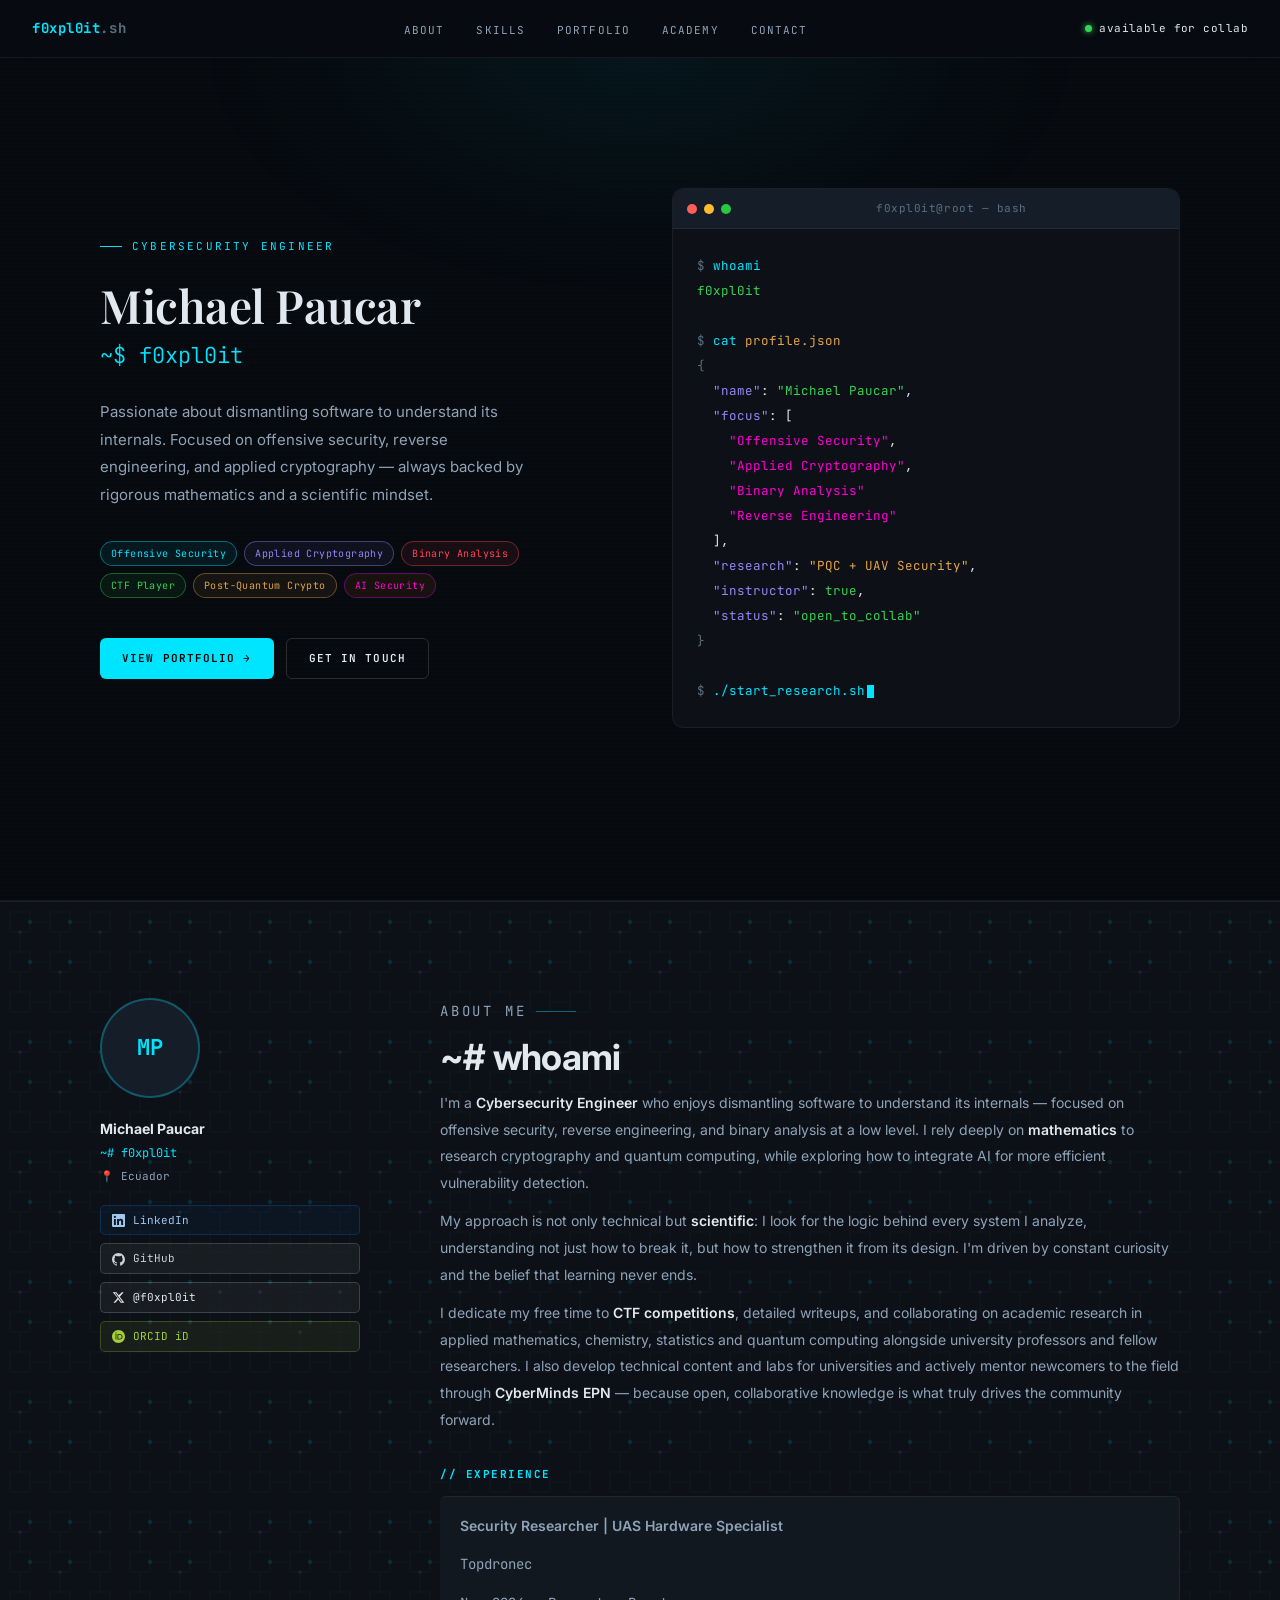
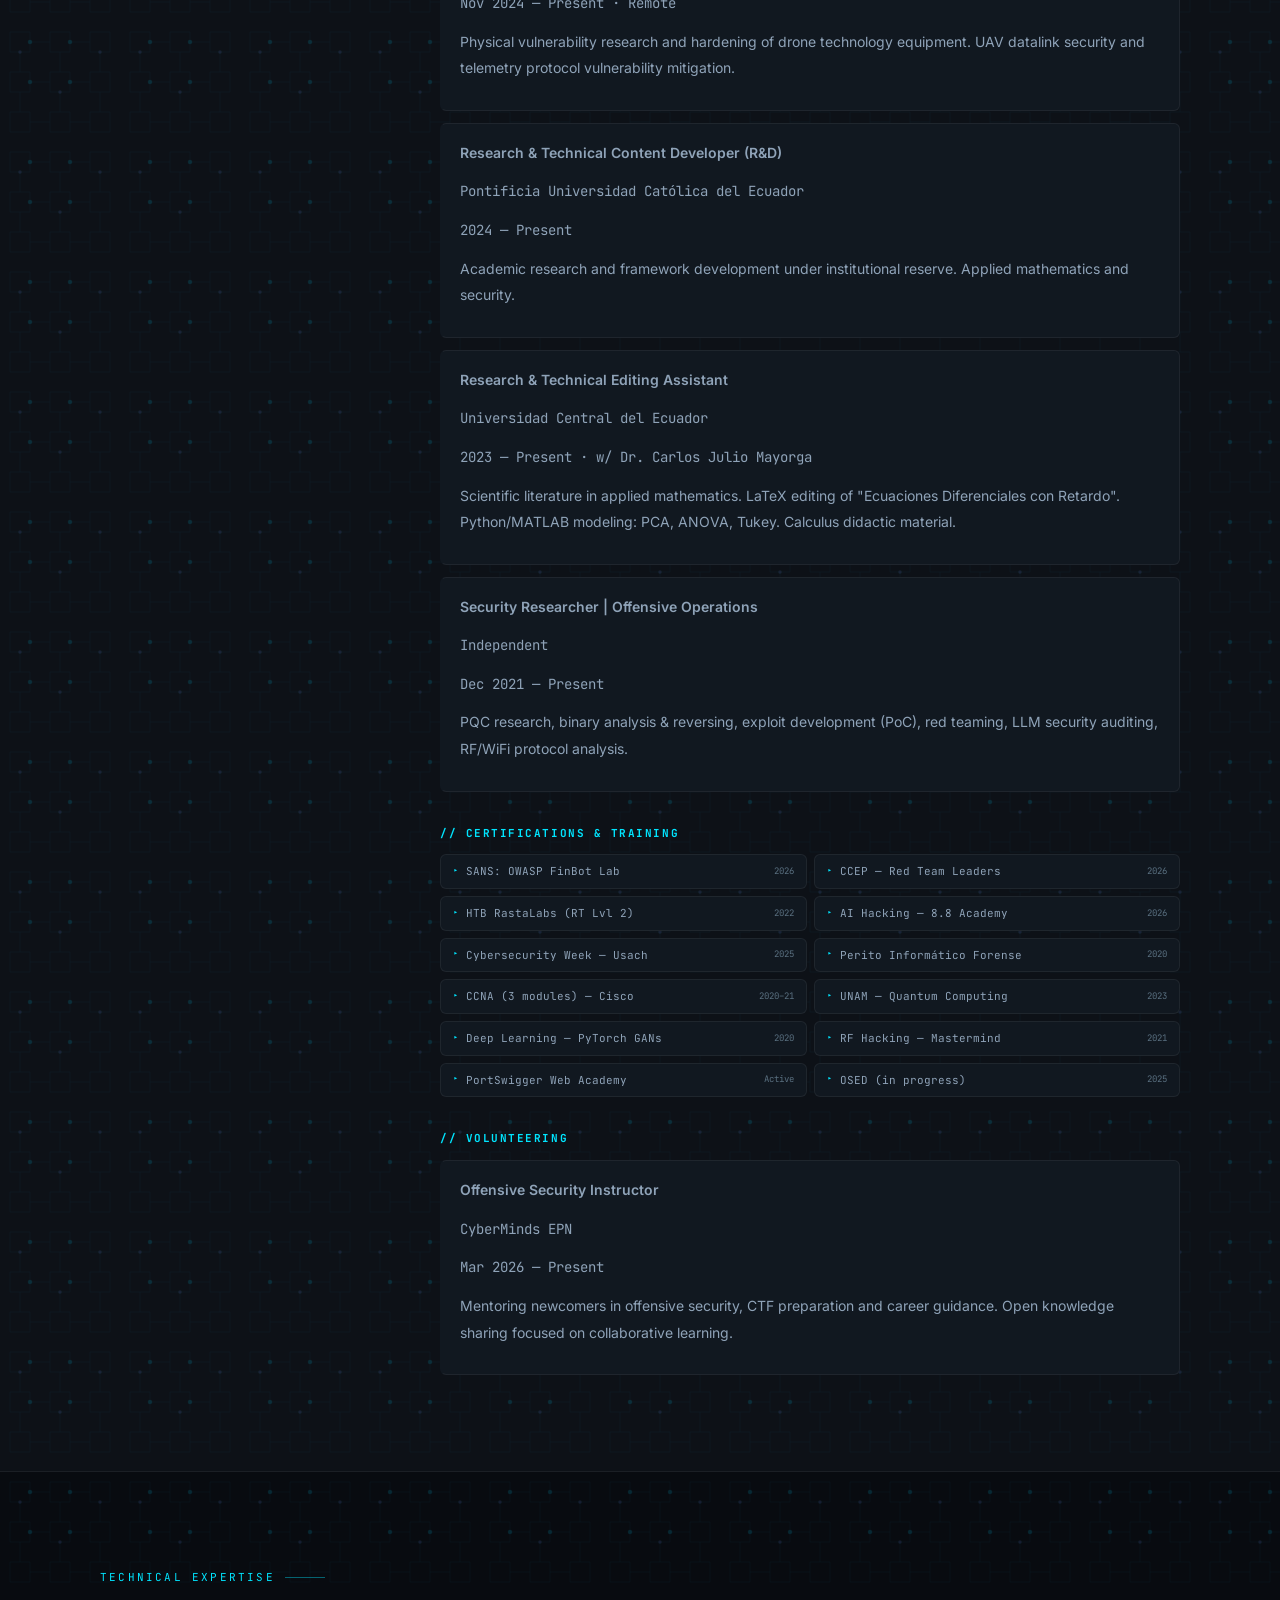
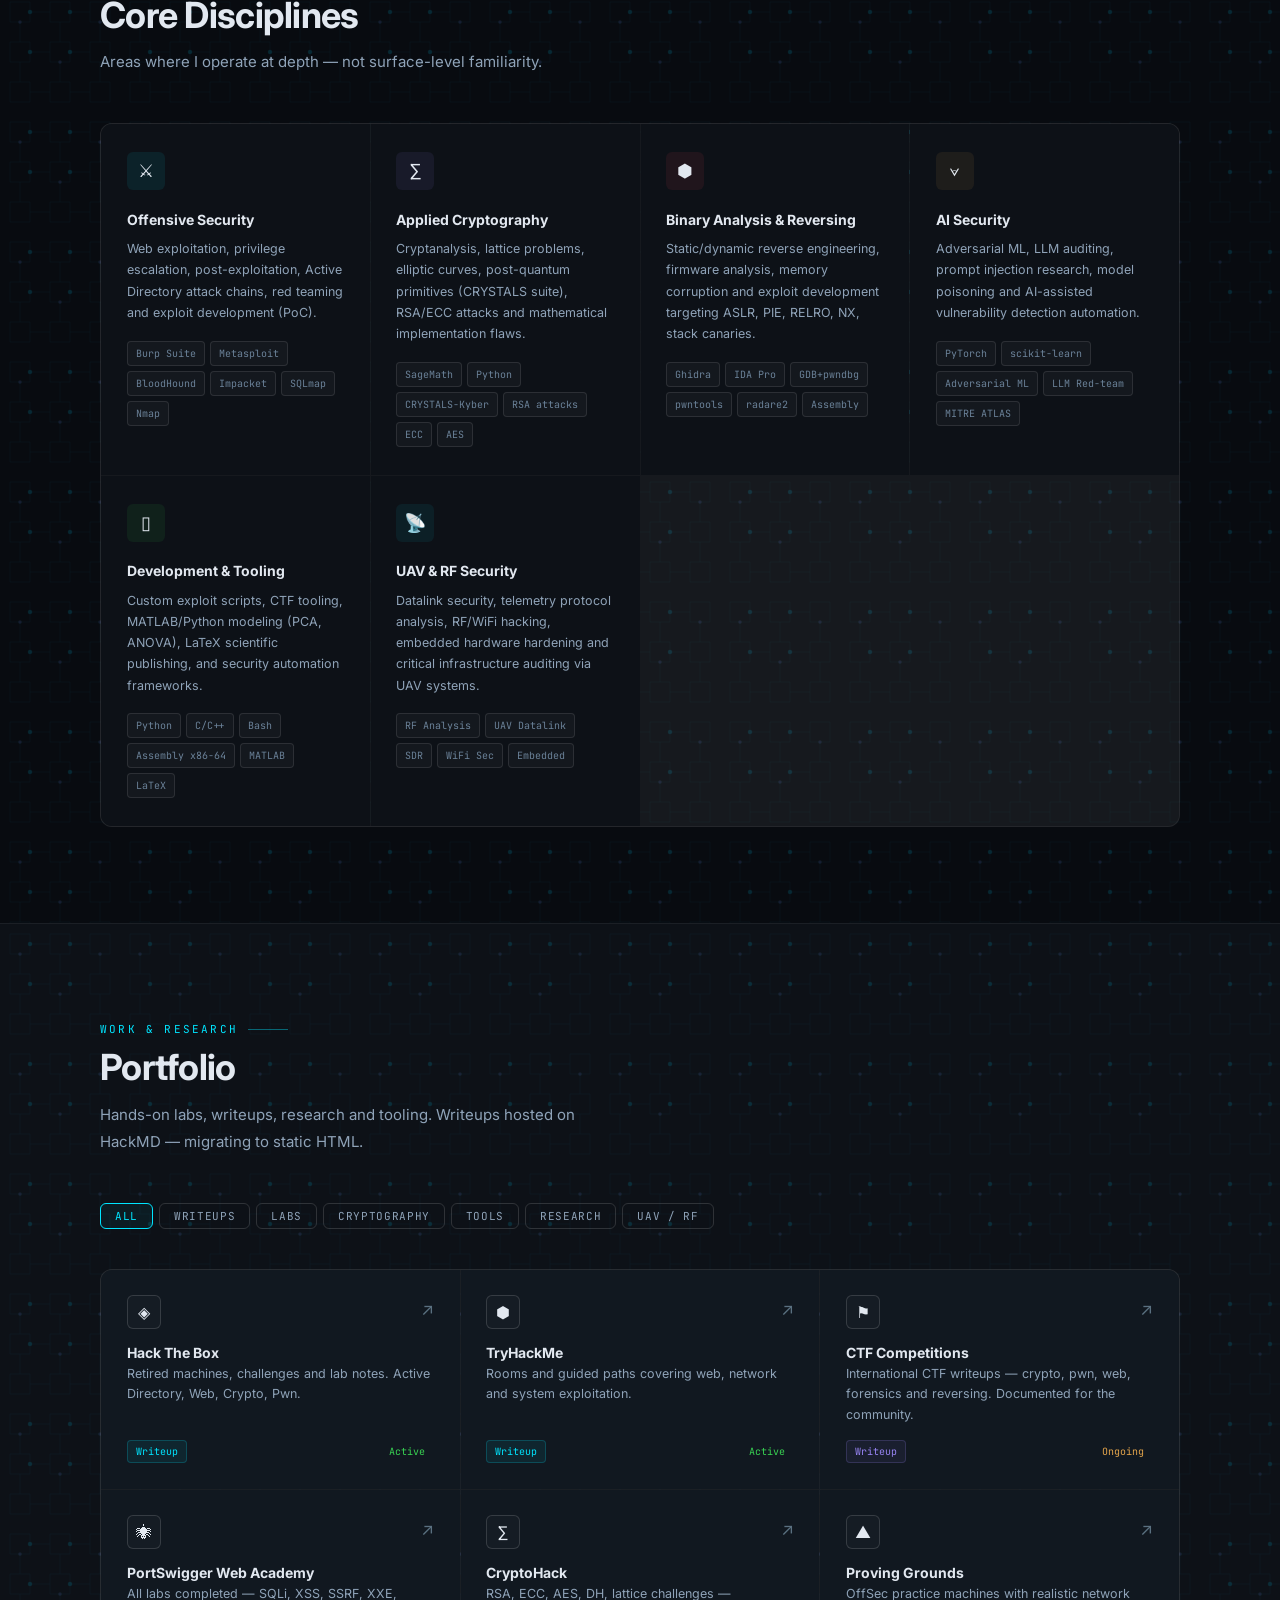
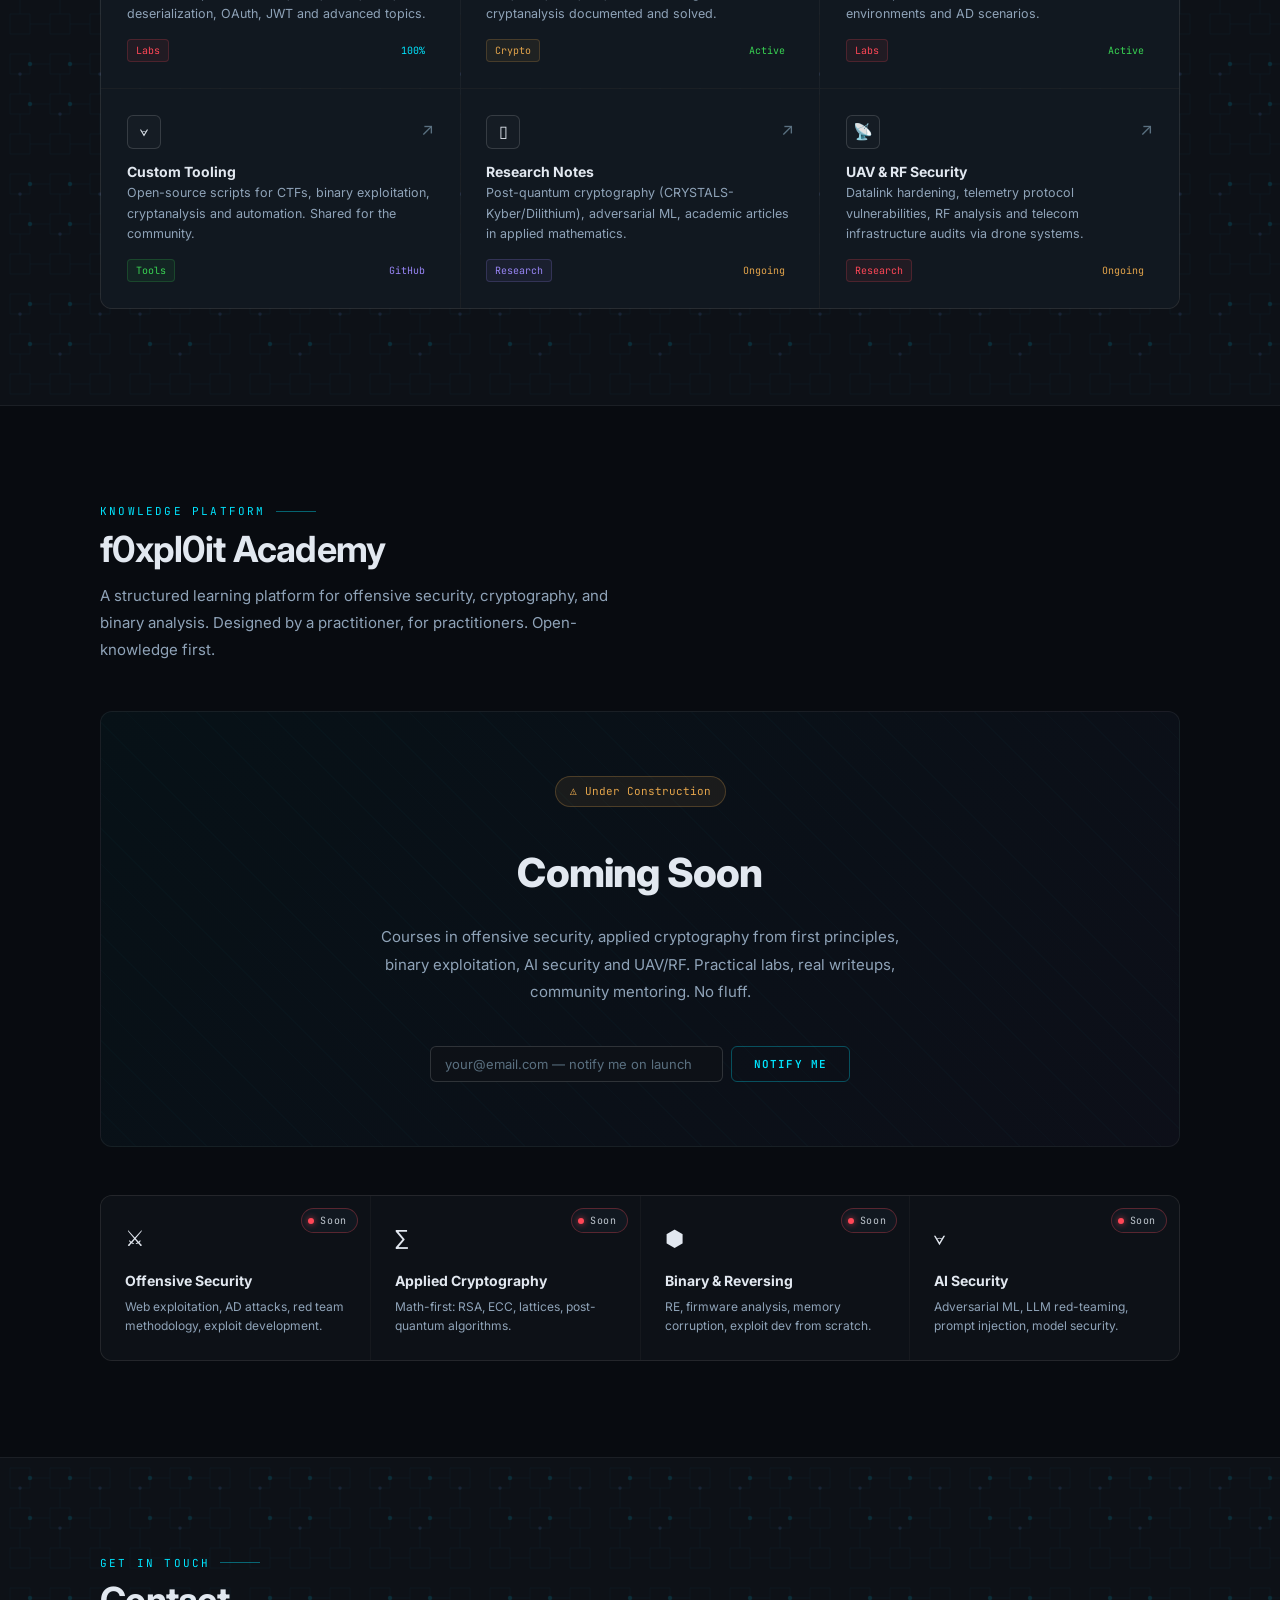
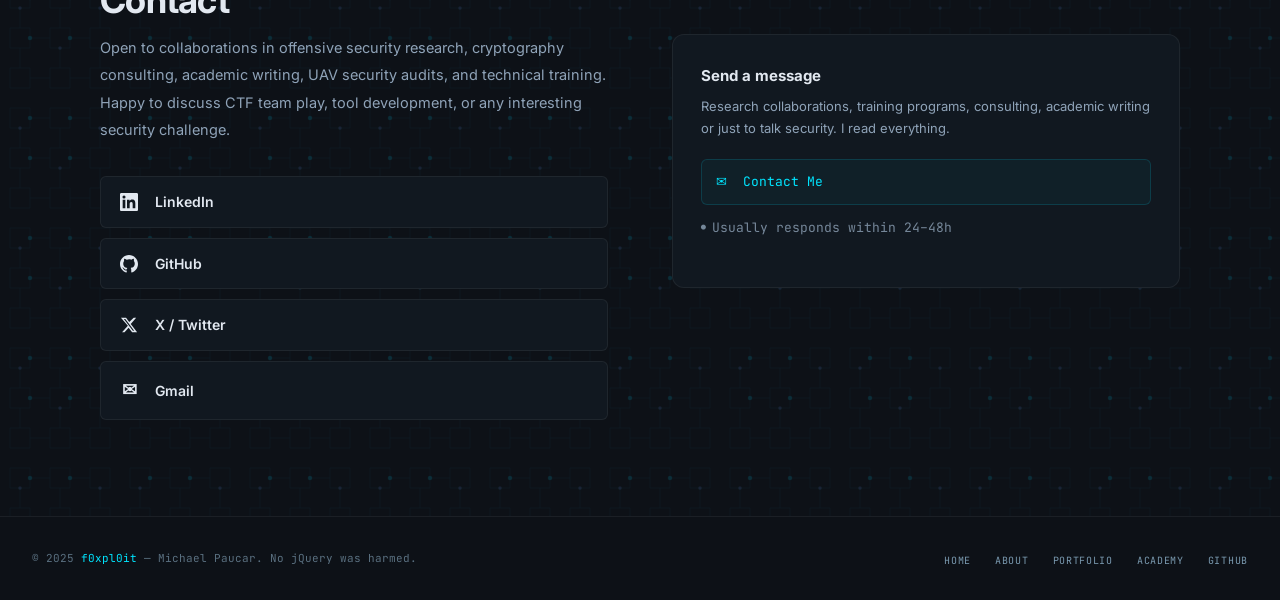
<file: index.html>
<!DOCTYPE html>
<html lang="en">
<head>
<meta charset="UTF-8">
<meta name="viewport" content="width=device-width, initial-scale=1.0">
<title>f0xpl0it &mdash; Michael Paucar &middot; Cybersecurity Engineer</title>
<meta name="description" content="Michael Paucar (f0xpl0it) &mdash; Offensive Security Researcher, Applied Cryptography, Binary Analysis, UAV Security. Ecuador.">
<meta property="og:title" content="f0xpl0it &mdash; Michael Paucar">
<meta property="og:description" content="Offensive Security &middot; Applied Cryptography &middot; Binary Analysis &middot; UAV Security">
<meta property="og:type" content="website">
<meta name="theme-color" content="#080b10">
<link rel="preconnect" href="https://fonts.googleapis.com">
<link rel="preconnect" href="https://fonts.gstatic.com" crossorigin>
<link href="https://fonts.googleapis.com/css2?family=JetBrains+Mono:wght@300;400;500;700&family=Inter:wght@300;400;500;600;700&family=Playfair+Display:wght@600;700&display=swap" rel="stylesheet">
<style>
/* ============================================================ TOKENS */
:root{
  --bg:#080b10;--bg2:#0d1117;--bg3:#111820;--surf:#151d28;
  --b1:rgba(255,255,255,0.06);--b2:rgba(255,255,255,0.14);
  --accent:#00e5ff;--accent2:#9885f5;--accent3:#ff4757;
  --green:#39d353;--amber:#e3a44b;--pink:#ff00d4;
  --text:#e2e8f0;--text2:#8fa3b8;--text3:#5a7080;
  --mono:'JetBrains Mono',monospace;--sans:'Inter',sans-serif;--serif:'Playfair Display',serif;
  --r:6px;--r2:12px;
  /* === Hex rain opacity: 0.010=subtle | 0.022=default | 0.040=strong === */
  --canvas-op:0.044;
}
*,*::before,*::after{box-sizing:border-box;margin:0;padding:0}
html{scroll-behavior:smooth}
body{background:var(--bg);color:var(--text);font-family:var(--sans);line-height:1.7;overflow-x:hidden;-webkit-font-smoothing:antialiased}

/* scanlines */
body::after{content:'';position:fixed;inset:0;background:repeating-linear-gradient(0deg,transparent,transparent 2px,rgba(0,0,0,.025) 2px,rgba(0,0,0,.025) 4px);pointer-events:none;z-index:0}

/* ambient glow top */
.glow-top{position:fixed;top:-200px;left:50%;transform:translateX(-50%);width:900px;height:500px;background:radial-gradient(ellipse,rgba(0,229,255,.06) 0%,transparent 70%);pointer-events:none;z-index:0}

/* hex rain canvas */
#hexCanvas{position:fixed;inset:0;pointer-events:none;z-index:0;opacity:var(--canvas-op)}

/* ── CIRCUIT BOARD SVG BACKGROUND for non-hero sections ──
   Applied as a CSS background, ultra-subtle, hacker/bugbounty feel */
.circuit-bg::before{
  content:'';position:absolute;inset:0;z-index:0;pointer-events:none;
  background-image:url("data:image/svg+xml,%3Csvg xmlns='http://www.w3.org/2000/svg' width='120' height='120'%3E%3Cg fill='none' stroke='%2300e5ff' stroke-width='0.4' stroke-opacity='0.07'%3E%3Cpath d='M10 10h20v20H10zM50 10h20v20H50zM90 10h20v20H90zM10 50h20v20H10zM50 50h20v20H50zM90 50h20v20H90zM10 90h20v20H10zM50 90h20v20H50zM90 90h20v20H90z'/%3E%3Cpath d='M30 20h20M70 20h20M30 60h20M70 60h20M30 100h20M70 100h20M20 30v20M60 30v20M100 30v20M20 70v20M60 70v20M100 70v20'/%3E%3Ccircle cx='30' cy='20' r='2' fill='%2300e5ff' fill-opacity='0.12'/%3E%3Ccircle cx='70' cy='20' r='2' fill='%2300e5ff' fill-opacity='0.12'/%3E%3Ccircle cx='30' cy='60' r='2' fill='%2300e5ff' fill-opacity='0.12'/%3E%3Ccircle cx='70' cy='60' r='2' fill='%2300e5ff' fill-opacity='0.12'/%3E%3Ccircle cx='20' cy='30' r='1.5' fill='%239885f5' fill-opacity='0.1'/%3E%3Ccircle cx='60' cy='70' r='1.5' fill='%239885f5' fill-opacity='0.1'/%3E%3Ccircle cx='100' cy='30' r='1.5' fill='%239885f5' fill-opacity='0.1'/%3E%3C/g%3E%3C/svg%3E");
  background-repeat:repeat;
}

/* ============================================================ NAV */
nav{position:fixed;top:0;left:0;right:0;z-index:100;height:58px;display:flex;align-items:center;justify-content:space-between;padding:0 2rem;background:rgba(8,11,16,.88);backdrop-filter:blur(20px) saturate(1.5);border-bottom:1px solid var(--b1);transition:border-color .3s}
.nav-logo{font-family:var(--mono);font-size:14px;font-weight:700;color:var(--accent);letter-spacing:.04em;text-decoration:none}
.nav-logo em{color:var(--text3);font-style:normal}
.nav-links{display:flex;gap:2rem;list-style:none}
.nav-links a{font-family:var(--mono);font-size:11px;color:var(--text2);text-decoration:none;letter-spacing:.1em;text-transform:uppercase;transition:color .2s}
.nav-links a:hover,.nav-links a.active{color:var(--accent)}
.nav-right{display:flex;align-items:center;gap:12px}
.nav-status{display:flex;align-items:center;gap:7px;font-family:var(--mono);font-size:11px;color:var(--text);letter-spacing:.04em}
.pulse{width:7px;height:7px;border-radius:50%;background:var(--green);box-shadow:0 0 6px var(--green);animation:pulse 2s ease-in-out infinite}
@keyframes pulse{0%,100%{opacity:1;transform:scale(1)}50%{opacity:.5;transform:scale(.8)}}
.nav-burger{display:none;background:none;border:1px solid var(--b2);color:var(--text);padding:6px 10px;border-radius:var(--r);cursor:pointer;font-size:16px}
.mob-overlay{position:fixed;inset:0;z-index:200;background:rgba(8,11,16,.97);display:flex;flex-direction:column;align-items:center;justify-content:center;gap:2rem;opacity:0;pointer-events:none;transition:opacity .25s}
.mob-overlay.open{opacity:1;pointer-events:all}
.mob-overlay a{font-family:var(--sans);font-size:28px;font-weight:700;color:var(--text);text-decoration:none;transition:color .2s}
.mob-overlay a:hover{color:var(--accent)}
.mob-close{position:absolute;top:18px;right:18px;background:none;border:none;color:var(--text2);font-size:26px;cursor:pointer}

/* ============================================================ SHARED */
section{position:relative;z-index:1;padding:6rem 2rem}
.wrap{max-width:1080px;margin:0 auto}
.sec-label{font-family:var(--mono);font-size:11px;color:var(--accent);letter-spacing:.2em;text-transform:uppercase;display:flex;align-items:center;gap:10px;margin-bottom:8px}
.sec-label::after{content:'';width:40px;height:1px;background:var(--accent);opacity:.4}
.sec-title{font-size:clamp(24px,4vw,36px);font-weight:700;letter-spacing:-.02em;line-height:1.15;margin-bottom:12px}
.sec-sub{font-size:15px;color:var(--text2);line-height:1.8;max-width:520px;margin-bottom:3rem}
.tag{display:inline-block;font-family:var(--mono);font-size:10px;padding:3px 10px;border-radius:99px;border:1px solid var(--b2);color:#a8bccf;background:rgba(255,255,255,.04);letter-spacing:.04em}
.tag.ac{border-color:rgba(0,229,255,.4);color:var(--accent);background:rgba(0,229,255,.07)}
.tag.pu{border-color:rgba(152,133,245,.4);color:var(--accent2);background:rgba(152,133,245,.07)}
.tag.re{border-color:rgba(255,71,87,.4);color:var(--accent3);background:rgba(255,71,87,.07)}
.tag.am{border-color:rgba(227,164,75,.4);color:var(--amber);background:rgba(227,164,75,.07)}
.tag.gr{border-color:rgba(57,211,83,.4);color:var(--green);background:rgba(57,211,83,.07)}
.tag.or{border-color:rgba(212, 0, 255, 0.4);color:var(--pink);background:rgba(255,140,0,.07)}
.btn{display:inline-flex;align-items:center;gap:8px;font-family:var(--mono);font-size:11px;font-weight:600;letter-spacing:.1em;text-transform:uppercase;text-decoration:none;padding:10px 22px;border-radius:var(--r);border:none;cursor:pointer;transition:all .2s}
.btn-primary{background:var(--accent);color:#000}
.btn-primary:hover{background:#33ecff;transform:translateY(-1px);box-shadow:0 8px 24px rgba(0,229,255,.2)}
.btn-ghost{background:transparent;color:var(--text);border:1px solid var(--b2)}
.btn-ghost:hover{border-color:var(--accent);color:var(--accent);transform:translateY(-1px)}
.btn-outline{background:transparent;color:var(--accent);border:1px solid rgba(0,229,255,.3)}
.btn-outline:hover{background:rgba(0,229,255,.07)}
.fu{opacity:0;transform:translateY(18px);transition:opacity .6s ease,transform .6s ease}
.fu.on{opacity:1;transform:translateY(0)}
.d1{transition-delay:.05s}.d2{transition-delay:.12s}.d3{transition-delay:.19s}.d4{transition-delay:.26s}.d5{transition-delay:.33s}
hr.div{border:none;border-top:1px solid var(--b1)}

/* ============================================================ HERO */
#hero{min-height:100vh;display:flex;align-items:center;padding:80px 2rem 4rem;z-index:1}
.hero-grid{display:grid;grid-template-columns:1fr 1fr;gap:4rem;align-items:center}
.hero-eyebrow{font-family:var(--mono);font-size:11px;color:var(--accent);letter-spacing:.2em;text-transform:uppercase;display:flex;align-items:center;gap:10px;margin-bottom:1.5rem}
.hero-eyebrow::before{content:'';width:22px;height:1px;background:var(--accent)}
.hero-name{font-family:var(--serif);font-size:clamp(28px,3.8vw,46px);font-weight:600;letter-spacing:-.01em;line-height:1.1;margin-bottom:6px;color:var(--text)}
.hero-handle{font-family:var(--mono);font-size:clamp(15px,2vw,22px);font-weight:300;color:var(--accent);margin-bottom:1.5rem}
.hero-desc{font-size:15px;color:var(--text2);line-height:1.85;max-width:440px;margin-bottom:2rem}
.hero-tags{display:flex;flex-wrap:wrap;gap:7px;margin-bottom:2.5rem}
.hero-cta{display:flex;gap:12px;flex-wrap:wrap}

/* terminal */
.terminal{background:var(--bg2);border:1px solid var(--b1);border-radius:var(--r2);overflow:hidden}
.term-bar{background:var(--surf);border-bottom:1px solid var(--b1);padding:10px 14px;display:flex;align-items:center;gap:7px}
.term-dot{width:10px;height:10px;border-radius:50%}
.td1{background:#ff5f57}.td2{background:#febc2e}.td3{background:#28c840}
.term-ttl{font-family:var(--mono);font-size:11px;color:var(--text3);margin:0 auto;letter-spacing:.05em}
.term-body{padding:1.5rem;font-family:var(--mono);font-size:12.5px;line-height:2}
.t-dim{color:var(--text3)}.t-cmd{color:var(--accent)}.t-val{color:var(--green)}.t-str{color:var(--amber)}.t-key{color:var(--accent2)}.t-num{color:var(--pink)}
.cursor{display:inline-block;width:7px;height:13px;background:var(--accent);vertical-align:middle;margin-left:2px;animation:blink 1.1s step-end infinite}
@keyframes blink{0%,100%{opacity:1}50%{opacity:0}}

/* ============================================================ ABOUT */
#about{background:var(--bg2);border-top:1px solid var(--b1);border-bottom:1px solid var(--b1)}
.about-grid{display:grid;grid-template-columns:260px 1fr;gap:5rem;align-items:start}
.about-sidebar{position:sticky;top:80px}
.avatar{width:100px;height:100px;border-radius:50%;border:2px solid rgba(0,229,255,.3);background:var(--surf);display:flex;align-items:center;justify-content:center;font-family:var(--mono);font-size:22px;font-weight:700;color:var(--accent);margin-bottom:1.2rem;position:relative;overflow:hidden}
.avatar::after{content:'';position:absolute;inset:-8px;border-radius:50%;border:1px solid rgba(0,229,255,.1);z-index:-1}
.avatar img{width:100%;height:100%;object-fit:cover;border-radius:50%}
.ab-name{font-size:14px;font-weight:700;margin-bottom:2px}
.ab-handle{font-family:var(--mono);font-size:12px;color:var(--accent);margin-bottom:4px}
.ab-loc{font-family:var(--mono);font-size:11px;color:var(--text2);margin-bottom:1.2rem}

/* social link buttons — styled like ORCID  width:fit-content (adapt content) */
.ab-links{display:flex;flex-direction:column;gap:8px}
.ab-link{display:inline-flex;align-items:center;gap:8px;font-family:var(--mono);font-size:11px;padding:5px 11px;border-radius:5px;text-decoration:none;transition:all .2s;border:1px solid;width:260px;}
/* LinkedIn blue */
.ab-link.li{color:#a1c7ed;background:rgba(10,102,194,.07);border-color:rgba(10,102,194,.3)}
.ab-link.li:hover{background:rgba(10,102,194,.15);border-color:rgba(10,102,194,.6)}
/* GitHub white/gray */
.ab-link.gh{color:#c9d1d9;background:rgba(201,209,217,.06);border-color:rgba(201,209,217,.2)}
.ab-link.gh:hover{background:rgba(201,209,217,.12);border-color:rgba(201,209,217,.4)}
/* X (Twitter) white */
.ab-link.xtwt{color:#e7e9ea;background:rgba(231,233,234,.05);border-color:rgba(231,233,234,.18)}
.ab-link.xtwt:hover{background:rgba(231,233,234,.12);border-color:rgba(231,233,234,.4)}
/* ORCID green */
.ab-link.orcid{color:#a6ce39;background:rgba(166,206,57,.07);border-color:rgba(166,206,57,.25)}
.ab-link.orcid:hover{background:rgba(166,206,57,.14);border-color:rgba(166,206,57,.5)}
.ab-link svg{width:13px;height:13px;flex-shrink:0}

.about-body h3{font-family:var(--mono);font-size:11px;color:var(--accent);letter-spacing:.14em;text-transform:uppercase;margin:2rem 0 .75rem}
.about-body h3:first-child{margin-top:0}
.about-body p{font-size:14px;color:var(--text2);line-height:1.9;margin-bottom:.75rem}
.hl{color:var(--text);font-weight:600}

/* experience cards */
.exp-list{display:flex;flex-direction:column;gap:12px;margin-top:.5rem}
.exp-card{background:var(--bg3);border:1px solid var(--b1);border-radius:var(--r);padding:1rem 1.1rem;border-left:2px solid transparent;transition:border-color .2s}
.exp-card:hover{border-left-color:var(--accent)}
.exp-role{font-size:13px;font-weight:600;margin-bottom:2px}
.exp-org{font-family:var(--mono);font-size:11px;color:var(--accent);margin-bottom:2px}
.exp-date{font-family:var(--mono);font-size:10px;color:var(--text3);margin-bottom:6px}
.exp-desc{font-size:12px;color:var(--text2);line-height:1.65}

.cert-grid{display:grid;grid-template-columns:1fr 1fr;gap:7px;margin-top:.5rem}
.cert-item{font-family:var(--mono);font-size:11px;color:#8fa3b8;padding:7px 12px;background:var(--bg3);border:1px solid var(--b1);border-radius:var(--r);display:flex;align-items:center;gap:8px}
.cert-item::before{content:'\25B8';color:var(--accent);font-size:9px}
.cert-item .ci-year{margin-left:auto;color:var(--text3);font-size:9px}

/* ============================================================ SKILLS */
#skills{background:var(--bg);overflow:hidden}
.skills-grid{display:grid;grid-template-columns:repeat(auto-fit,minmax(240px,1fr));gap:1px;border:1px solid var(--b1);border-radius:var(--r2);overflow:hidden;background:var(--b1)}
.sk-card{background:var(--bg2);padding:1.75rem 1.6rem;transition:background .25s;position:relative;overflow:hidden}
.sk-card::before{content:'';position:absolute;top:0;left:0;right:0;height:2px;opacity:0;transition:opacity .3s}
.sk-card:hover{background:var(--surf)}
.sk-card:hover::before{opacity:1}
.sk-card.c1::before{background:var(--accent)}.sk-card.c2::before{background:var(--accent2)}.sk-card.c3::before{background:var(--accent3)}.sk-card.c4::before{background:var(--amber)}.sk-card.c5::before{background:var(--green)}.sk-card.c6::before{background:#00bcd4}
.sk-icon{width:38px;height:38px;border-radius:var(--r);display:flex;align-items:center;justify-content:center;font-size:18px;margin-bottom:1.1rem;transition:transform .25s}
.sk-card:hover .sk-icon{transform:scale(1.08)}
.sk-card.c1 .sk-icon{background:rgba(0,229,255,.08)}.sk-card.c2 .sk-icon{background:rgba(152,133,245,.08)}.sk-card.c3 .sk-icon{background:rgba(255,71,87,.08)}.sk-card.c4 .sk-icon{background:rgba(227,164,75,.08)}.sk-card.c5 .sk-icon{background:rgba(57,211,83,.08)}.sk-card.c6 .sk-icon{background:rgba(0,188,212,.08)}
.sk-title{font-size:14px;font-weight:700;margin-bottom:.4rem;transition:color .25s}
.sk-card.c1:hover .sk-title{color:var(--accent)}.sk-card.c2:hover .sk-title{color:var(--accent2)}.sk-card.c3:hover .sk-title{color:var(--accent3)}.sk-card.c4:hover .sk-title{color:var(--amber)}.sk-card.c5:hover .sk-title{color:var(--green)}.sk-card.c6:hover .sk-title{color:#00bcd4}
.sk-desc{font-size:12.5px;color:var(--text2);line-height:1.7;margin-bottom:1.1rem}
.sk-tags{display:flex;flex-wrap:wrap;gap:5px}
.sk-tags span{font-family:var(--mono);font-size:10px;color:#6b8299;padding:3px 8px;border:1px solid rgba(255,255,255,.1);border-radius:4px;background:rgba(255,255,255,.03);transition:color .25s,border-color .25s,background .25s}
.sk-card.c1:hover .sk-tags span{color:var(--accent);border-color:rgba(0,229,255,.3);background:rgba(0,229,255,.06)}
.sk-card.c2:hover .sk-tags span{color:var(--accent2);border-color:rgba(152,133,245,.3);background:rgba(152,133,245,.06)}
.sk-card.c3:hover .sk-tags span{color:var(--accent3);border-color:rgba(255,71,87,.3);background:rgba(255,71,87,.06)}
.sk-card.c4:hover .sk-tags span{color:var(--amber);border-color:rgba(227,164,75,.3);background:rgba(227,164,75,.06)}
.sk-card.c5:hover .sk-tags span{color:var(--green);border-color:rgba(57,211,83,.3);background:rgba(57,211,83,.06)}
.sk-card.c6:hover .sk-tags span{color:#00bcd4;border-color:rgba(0,188,212,.3);background:rgba(0,188,212,.06)}

/* ============================================================ PORTFOLIO */
#portfolio{background:var(--bg2);border-top:1px solid var(--b1);border-bottom:1px solid var(--b1);overflow:hidden}
.port-filters{display:flex;gap:6px;flex-wrap:wrap;margin-bottom:2.5rem}
.f-btn{font-family:var(--mono);font-size:11px;padding:5px 14px;border-radius:var(--r);border:1px solid var(--b2);background:transparent;color:#8fa3b8;cursor:pointer;letter-spacing:.06em;text-transform:uppercase;transition:all .2s}
.f-btn:hover,.f-btn.on{border-color:var(--accent);color:var(--accent);background:rgba(0,229,255,.05)}
.port-grid{display:grid;grid-template-columns:repeat(auto-fill,minmax(300px,1fr));gap:1px;border:1px solid var(--b1);border-radius:var(--r2);overflow:hidden;background:var(--b1)}
.pc{background:var(--bg3);padding:1.6rem;text-decoration:none;color:inherit;display:flex;flex-direction:column;gap:.9rem;transition:background .2s;position:relative;overflow:hidden}
.pc::before{content:'';position:absolute;bottom:0;left:0;right:0;height:1px;opacity:0;transition:opacity .3s}
.pc:hover{background:var(--surf)}
.pc:hover::before{opacity:1}
.pc:hover .pc-arrow{transform:translate(3px,-3px);color:var(--accent)}
.pc-top{display:flex;align-items:flex-start;justify-content:space-between}
.pc-icon{width:34px;height:34px;border-radius:var(--r);border:1px solid var(--b2);display:flex;align-items:center;justify-content:center;font-size:16px;background:rgba(255,255,255,.02)}
.pc-arrow{font-size:17px;color:var(--text3);transition:all .2s}
.pc-title{font-size:14px;font-weight:700;line-height:1.3;margin-bottom:2px}
.pc-desc{font-size:12.5px;color:var(--text2);line-height:1.65}
.pc-meta{display:flex;align-items:center;gap:7px;margin-top:auto}
.pc-badge{font-family:var(--mono);font-size:10px;padding:2px 8px;border-radius:4px}
.pb-b{background:rgba(0,229,255,.07);color:var(--accent);border:1px solid rgba(0,229,255,.2)}
.pb-p{background:rgba(152,133,245,.07);color:var(--accent2);border:1px solid rgba(152,133,245,.2)}
.pb-r{background:rgba(255,71,87,.07);color:var(--accent3);border:1px solid rgba(255,71,87,.2)}
.pb-a{background:rgba(227,164,75,.07);color:var(--amber);border:1px solid rgba(227,164,75,.2)}
.pb-g{background:rgba(57,211,83,.07);color:var(--green);border:1px solid rgba(57,211,83,.2)}
.pc-status{font-family:var(--mono);font-size:10px;margin-left:auto;padding:2px 8px;border-radius:4px;border:1px solid transparent;transition:all .2s}
.pc-status.st-active{color:var(--green)}
.pc-status.st-ongoing{color:var(--amber)}
.pc-status.st-github{color:var(--accent2)}
.pc-status.st-pct{color:var(--accent)}
.pc:hover .pc-status.st-active{background:rgba(57,211,83,.1);border-color:rgba(57,211,83,.3);text-shadow:0 0 8px rgba(57,211,83,.5)}
.pc:hover .pc-status.st-ongoing{background:rgba(255,71,87,.1);border-color:rgba(255,71,87,.3);text-shadow:0 0 8px rgba(255,71,87,.5)}
.pc:hover .pc-status.st-github{background:rgba(152,133,245,.1);border-color:rgba(152,133,245,.3);text-shadow:0 0 8px rgba(152,133,245,.5)}
.pc:hover .pc-status.st-pct{background:rgba(0,229,255,.1);border-color:rgba(0,229,255,.3);text-shadow:0 0 8px rgba(0,229,255,.4)}
.pc[data-status="active"]:hover::before{background:var(--green);opacity:.5}
.pc[data-status="ongoing"]:hover::before{background:var(--accent3);opacity:.5}
.pc[data-status="github"]:hover::before{background:var(--accent2);opacity:.5}
.pc[data-status="pct"]:hover::before{background:var(--accent);opacity:.5}

/* ============================================================ ACADEMY */
#academy{background:var(--bg);overflow:hidden}
.academy-hero{border:1px solid var(--b1);border-radius:var(--r2);padding:4rem 3rem;text-align:center;background:linear-gradient(135deg,rgba(0,229,255,.03) 0%,rgba(152,133,245,.04) 100%);position:relative;overflow:hidden}
.academy-hero::before{content:'';position:absolute;inset:0;background:repeating-linear-gradient(45deg,transparent,transparent 24px,rgba(0,229,255,.015) 24px,rgba(0,229,255,.015) 25px)}
.ac-badge{display:inline-flex;align-items:center;gap:8px;font-family:var(--mono);font-size:11px;color:var(--amber);background:rgba(227,164,75,.08);border:1px solid rgba(227,164,75,.25);border-radius:99px;padding:5px 14px;margin-bottom:2rem;position:relative;z-index:1}
.ac-badge::before{content:'\26A0'}
.academy-hero h2{font-size:clamp(24px,4vw,40px);font-weight:800;letter-spacing:-.02em;margin-bottom:1rem;position:relative;z-index:1}
.academy-hero p{font-size:15px;color:var(--text2);max-width:520px;margin:0 auto 2.5rem;line-height:1.85;position:relative;z-index:1}
.academy-tracks{display:grid;grid-template-columns:repeat(auto-fit,minmax(220px,1fr));gap:1px;margin-top:3rem;border:1px solid var(--b1);border-radius:var(--r2);overflow:hidden;background:var(--b1)}
.ac-track{background:var(--bg2);padding:1.5rem;text-align:left;position:relative}
.ac-track-icon{font-size:22px;margin-bottom:.75rem}
.ac-track-name{font-size:14px;font-weight:700;margin-bottom:4px}
.ac-track-desc{font-size:12px;color:var(--text2);line-height:1.6}
.ac-soon{position:absolute;top:12px;right:12px;font-family:var(--mono);font-size:10px;color:#c0c8d0;background:var(--bg3);border:1px solid rgba(255,71,87,.3);padding:3px 10px 3px 6px;border-radius:99px;letter-spacing:.06em;display:flex;align-items:center;gap:6px}
.ac-soon::before{content:'';display:inline-block;width:6px;height:6px;border-radius:50%;background:var(--accent3);box-shadow:0 0 6px rgba(255,71,87,.8);animation:redpulse 1.4s ease-in-out infinite;flex-shrink:0}
@keyframes redpulse{0%,100%{opacity:1;transform:scale(1)}50%{opacity:.4;transform:scale(.75)}}
.notify-form{display:flex;gap:8px;max-width:420px;margin:0 auto;position:relative;z-index:1}
.notify-form input{flex:1;background:var(--bg2);border:1px solid var(--b2);color:var(--text);border-radius:var(--r);padding:9px 14px;font-family:var(--sans);font-size:13px;outline:none;transition:border-color .2s}
.notify-form input:focus{border-color:var(--accent)}
.notify-form input::placeholder{color:var(--text3)}

/* ============================================================ CONTACT */
#contact{background:var(--bg2);border-top:1px solid var(--b1);overflow:hidden}
.contact-grid{display:grid;grid-template-columns:1fr 1fr;gap:4rem;align-items:start}
.contact-desc{font-size:14.5px;color:var(--text2);line-height:1.9;margin-bottom:2rem}
.social-list{list-style:none;display:flex;flex-direction:column;gap:10px}
.social-item a{display:flex;align-items:center;gap:14px;padding:13px 16px;background:var(--bg3);border:1px solid var(--b1);border-radius:var(--r);text-decoration:none;color:var(--text);font-size:14px;font-weight:600;transition:all .2s}
.social-item a:hover{border-color:var(--b2);background:var(--surf);transform:translateX(4px)}
.si-icon{font-size:18px;width:24px;text-align:center;display:flex;align-items:center;justify-content:center}
.si-handle{font-family:var(--mono);font-size:11px;color:var(--text2);margin-left:auto}
.contact-box{background:var(--bg3);border:1px solid var(--b1);border-radius:var(--r2);padding:1.75rem}
.contact-box h3{font-size:15px;font-weight:700;margin-bottom:.4rem}
.contact-box p{font-size:13px;color:var(--text2);line-height:1.7;margin-bottom:1.25rem}
.contact-email{display:flex;align-items:center;gap:10px;font-family:var(--mono);font-size:13px;color:var(--accent);background:rgba(0,229,255,.04);border:1px solid rgba(0,229,255,.15);border-radius:var(--r);padding:11px 14px;text-decoration:none;transition:background .2s}
.contact-email:hover{background:rgba(0,229,255,.08)}
.resp-badge{display:inline-flex;align-items:center;gap:6px;font-family:var(--mono);font-size:10px;color:var(--green);margin-top:.75rem;opacity:.8}
.resp-badge::before{content:'\25CF';font-size:8px}

/* ============================================================ FOOTER */
footer{position:relative;z-index:1;border-top:1px solid var(--b1);padding:1.75rem 2rem;display:flex;align-items:center;justify-content:space-between;flex-wrap:wrap;gap:1rem;background:var(--bg2)}
.footer-copy{font-family:var(--mono);font-size:11px;color:#5a7080}
.footer-copy span{color:var(--accent)}
.footer-links{display:flex;gap:1.5rem;list-style:none}
.footer-links a{font-family:var(--mono);font-size:10px;color:#7a9ab0;text-decoration:none;letter-spacing:.07em;text-transform:uppercase;transition:color .2s}
.footer-links a:hover{color:#c0d0e0}

/* ============================================================ RESPONSIVE */
@media(max-width:900px){
  .hero-grid{grid-template-columns:1fr}.terminal{display:none}
  .about-grid{grid-template-columns:1fr;gap:2.5rem}.about-sidebar{position:static}
  .contact-grid{grid-template-columns:1fr;gap:2.5rem}
  .nav-links{display:none}.nav-status{display:none}.nav-burger{display:block}
  .cert-grid{grid-template-columns:1fr}
}
@media(max-width:560px){
  section{padding:4rem 1.25rem}nav{padding:0 1.25rem}
  .academy-hero{padding:3rem 1.5rem}.academy-tracks{grid-template-columns:1fr}
  .notify-form{flex-direction:column}
}
</style>
</head>
<body>
<div class="glow-top"></div>
<canvas id="hexCanvas"></canvas>

<div class="mob-overlay" id="mobOverlay">
  <button class="mob-close" onclick="closeMob()">&#10005;</button>
  <a href="#hero" onclick="closeMob()">Home</a>
  <a href="#about" onclick="closeMob()">About</a>
  <a href="#skills" onclick="closeMob()">Skills</a>
  <a href="#portfolio" onclick="closeMob()">Portfolio</a>
  <a href="#academy" onclick="closeMob()">Academy</a>
  <a href="#contact" onclick="closeMob()">Contact</a>
</div>

<nav id="mainNav">
  <a href="#hero" class="nav-logo">f0xpl0it<em>.sh</em></a>
  <ul class="nav-links">
    <li><a href="#about">About</a></li>
    <li><a href="#skills">Skills</a></li>
    <li><a href="#portfolio">Portfolio</a></li>
    <li><a href="#academy">Academy</a></li>
    <li><a href="#contact">Contact</a></li>
  </ul>
  <div class="nav-right">
    <div class="nav-status"><div class="pulse"></div>available for collab</div>
    <button class="nav-burger" onclick="openMob()">&#9776;</button>
  </div>
</nav>

<!-- ═══════════════════════════════ HERO ═══════════════════════════════ -->
<section id="hero">
  <div class="wrap">
    <div class="hero-grid">
      <div>
        <p class="hero-eyebrow">Cybersecurity Engineer</p>
        <h1 class="hero-name">Michael Paucar</h1>
        <p class="hero-handle">~$ f0xpl0it</p>
        <p class="hero-desc">Passionate about dismantling software to understand its internals. Focused on offensive security, reverse engineering, and applied cryptography &mdash; always backed by rigorous mathematics and a scientific mindset.</p>
        <div class="hero-tags">
          <span class="tag ac">Offensive Security</span>
          <span class="tag pu">Applied Cryptography</span>
          <span class="tag re">Binary Analysis</span>
          <span class="tag gr">CTF Player</span>
          <span class="tag am">Post-Quantum Crypto</span>
          <span class="tag or">AI Security</span>
        </div>
        <div class="hero-cta">
          <a href="#portfolio" class="btn btn-primary">View Portfolio &#8594;</a>
          <a href="#contact" class="btn btn-ghost">Get in Touch</a>
        </div>
      </div>
      <div class="terminal">
        <div class="term-bar">
          <div class="term-dot td1"></div><div class="term-dot td2"></div><div class="term-dot td3"></div>
          <span class="term-ttl">f0xpl0it@root &#8212; bash</span>
        </div>
        <div class="term-body">
          <div><span class="t-dim">$ </span><span class="t-cmd">whoami</span></div>
          <div><span class="t-val">f0xpl0it</span></div><br>
          <div><span class="t-dim">$ </span><span class="t-cmd">cat</span> <span class="t-str">profile.json</span></div>
          <div><span class="t-dim">{</span></div>
          <div>&nbsp;&nbsp;<span class="t-key">"name"</span>: <span class="t-val">"Michael Paucar"</span>,</div>
                    <div>&nbsp;&nbsp;<span class="t-key">"focus"</span>: [</div>
          <div>&nbsp;&nbsp;&nbsp;&nbsp;<span class="t-num">"Offensive Security"</span>,</div>
          <div>&nbsp;&nbsp;&nbsp;&nbsp;<span class="t-num">"Applied Cryptography"</span>,</div>
          <div>&nbsp;&nbsp;&nbsp;&nbsp;<span class="t-num">"Binary Analysis"</span></div>
          <div>&nbsp;&nbsp;&nbsp;&nbsp;<span class="t-num">"Reverse Engineering"</span></div>
          <div>&nbsp;&nbsp;],</div>
          <div>&nbsp;&nbsp;<span class="t-key">"research"</span>: <span class="t-str">"PQC + UAV Security"</span>,</div>
          <div>&nbsp;&nbsp;<span class="t-key">"instructor"</span>: <span class="t-val">true</span>,</div>
          <div>&nbsp;&nbsp;<span class="t-key">"status"</span>: <span class="t-val">"open_to_collab"</span></div>
          <div><span class="t-dim">}</span></div><br>
          <div><span class="t-dim">$ </span><span class="t-cmd">./start_research.sh</span><span class="cursor"></span></div>
        </div>
      </div>
    </div>
  </div>
</section>

<hr class="div">

<!-- ═══════════════════════════════ ABOUT ═══════════════════════════════ -->
<section id="about" class="circuit-bg">
  <div class="wrap" style="position:relative;z-index:1">
    <div class="about-grid">
      <div class="about-sidebar fu">
        <!--
          PHOTO: Replace "MP" text with your photo:
          1. Upload photo to your repo as  img/avatar.jpg
          2. Change the line below to:
             <div class="avatar"><img src="img/avatar.jpg" alt="Michael Paucar"></div>
        -->
        <div class="avatar">MP</div>
        <p class="ab-name">Michael Paucar</p>
        <p class="ab-handle">~# f0xpl0it</p>
        <p class="ab-loc">&#128205; Ecuador</p>
        <div class="ab-links">
          <a href="https://linkedin.com/in/michael-paucar" target="_blank" rel="noopener noreferrer" class="ab-link li">
            <svg viewBox="0 0 24 24" fill="currentColor"><path d="M20.447 20.452h-3.554v-5.569c0-1.328-.027-3.037-1.852-3.037-1.853 0-2.136 1.445-2.136 2.939v5.667H9.351V9h3.414v1.561h.046c.477-.9 1.637-1.85 3.37-1.85 3.601 0 4.267 2.37 4.267 5.455v6.286zM5.337 7.433a2.062 2.062 0 01-2.063-2.065 2.064 2.064 0 112.063 2.065zm1.782 13.019H3.555V9h3.564v11.452zM22.225 0H1.771C.792 0 0 .774 0 1.729v20.542C0 23.227.792 24 1.771 24h20.451C23.2 24 24 23.227 24 22.271V1.729C24 .774 23.2 0 22.222 0h.003z"/></svg>
            LinkedIn
          </a>
          <a href="https://github.com/f0xpl0it" target="_blank" rel="noopener noreferrer" class="ab-link gh">
            <svg viewBox="0 0 24 24" fill="currentColor"><path d="M12 0C5.374 0 0 5.373 0 12c0 5.302 3.438 9.8 8.207 11.387.599.111.793-.261.793-.577v-2.234c-3.338.726-4.033-1.416-4.033-1.416-.546-1.387-1.333-1.756-1.333-1.756-1.089-.745.083-.729.083-.729 1.205.084 1.839 1.237 1.839 1.237 1.07 1.834 2.807 1.304 3.492.997.107-.775.418-1.305.762-1.604-2.665-.305-5.467-1.334-5.467-5.931 0-1.311.469-2.381 1.236-3.221-.124-.303-.535-1.524.117-3.176 0 0 1.008-.322 3.301 1.23A11.509 11.509 0 0112 5.803c1.02.005 2.047.138 3.006.404 2.291-1.552 3.297-1.23 3.297-1.23.653 1.653.242 2.874.118 3.176.77.84 1.235 1.911 1.235 3.221 0 4.609-2.807 5.624-5.479 5.921.43.372.823 1.102.823 2.222v3.293c0 .319.192.694.801.576C20.566 21.797 24 17.3 24 12c0-6.627-5.373-12-12-12z"/></svg>
            GitHub
          </a>
          <a href="https://x.com/f0xpl0it" target="_blank" rel="noopener noreferrer" class="ab-link xtwt">
            <svg viewBox="0 0 24 24" fill="currentColor"><path d="M18.244 2.25h3.308l-7.227 8.26 8.502 11.24H16.17l-4.714-6.231-5.401 6.231H2.744l7.733-8.835L1.254 2.25H8.08l4.253 5.622zm-1.161 17.52h1.833L7.084 4.126H5.117z"/></svg>
            @f0xpl0it
          </a>
          <a href="https://orcid.org/0009-0005-8362-9385" target="_blank" rel="noopener noreferrer" class="ab-link orcid">
            <svg viewBox="0 0 24 24" fill="currentColor"><path d="M12 0C5.372 0 0 5.372 0 12s5.372 12 12 12 12-5.372 12-12S18.628 0 12 0zM7.369 4.378c.525 0 .947.431.947.947s-.422.947-.947.947a.95.95 0 01-.947-.947c0-.525.422-.947.947-.947zm-.722 3.038h1.444v10.041H6.647V7.416zm3.562 0h3.9c3.712 0 5.344 2.653 5.344 5.025 0 2.578-2.016 5.016-5.325 5.016h-3.919V7.416zm1.444 1.303v7.444h2.297c3.272 0 3.872-2.203 3.872-3.722 0-2.016-1.284-3.722-3.872-3.722h-2.297z"/></svg>
            ORCID iD
          </a>
        </div>
      </div>

      <div class="about-body fu d2">
        <p class="sec-label">About Me</p>
        <h2 class="sec-title">~# whoami</h2>

        <p>I&apos;m a <span class="hl">Cybersecurity Engineer</span> who enjoys dismantling software to understand its internals &mdash; focused on offensive security, reverse engineering, and binary analysis at a low level. I rely deeply on <span class="hl">mathematics</span> to research cryptography and quantum computing, while exploring how to integrate AI for more efficient vulnerability detection.</p>

        <p>My approach is not only technical but <span class="hl">scientific</span>: I look for the logic behind every system I analyze, understanding not just how to break it, but how to strengthen it from its design. I&apos;m driven by constant curiosity and the belief that learning never ends.</p>

        <p>I dedicate my free time to <span class="hl">CTF competitions</span>, detailed writeups, and collaborating on academic research in applied mathematics, chemistry, statistics and quantum computing alongside university professors and fellow researchers. I also develop technical content and labs for universities and actively mentor newcomers to the field through <span class="hl">CyberMinds EPN</span> &mdash; because open, collaborative knowledge is what truly drives the community forward.</p>

        <h3>// experience</h3>
        <div class="exp-list">
          <div class="exp-card">
            <p class="exp-role">Security Researcher | UAS Hardware Specialist</p>
            <p class="exp-org">Topdronec</p>
            <p class="exp-date">Nov 2024 &mdash; Present &middot; Remote</p>
            <p class="exp-desc">Physical vulnerability research and hardening of drone technology equipment. UAV datalink security and telemetry protocol vulnerability mitigation.</p>
          </div>
          <div class="exp-card">
            <p class="exp-role">Research &amp; Technical Content Developer (R&amp;D)</p>
            <p class="exp-org">Pontificia Universidad Cat&oacute;lica del Ecuador</p>
            <p class="exp-date">2024 &mdash; Present</p>
            <p class="exp-desc">Academic research and framework development under institutional reserve. Applied mathematics and security.</p>
          </div>
          <div class="exp-card">
            <p class="exp-role">Research &amp; Technical Editing Assistant</p>
            <p class="exp-org">Universidad Central del Ecuador</p>
            <p class="exp-date">2023 &mdash; Present &middot; w/ Dr. Carlos Julio Mayorga</p>
            <p class="exp-desc">Scientific literature in applied mathematics. LaTeX editing of "Ecuaciones Diferenciales con Retardo". Python/MATLAB modeling: PCA, ANOVA, Tukey. Calculus didactic material.</p>
          </div>
          <div class="exp-card">
            <p class="exp-role">Security Researcher | Offensive Operations</p>
            <p class="exp-org">Independent</p>
            <p class="exp-date">Dec 2021 &mdash; Present</p>
            <p class="exp-desc">PQC research, binary analysis &amp; reversing, exploit development (PoC), red teaming, LLM security auditing, RF/WiFi protocol analysis.</p>
          </div>
        </div>

        <h3>// certifications &amp; training</h3>
        <ul class="cert-grid">
          <li class="cert-item">SANS: OWASP FinBot Lab <span class="ci-year">2026</span></li>
          <li class="cert-item">CCEP &mdash; Red Team Leaders <span class="ci-year">2026</span></li>
          <li class="cert-item">HTB RastaLabs (RT Lvl 2) <span class="ci-year">2022</span></li>
          <li class="cert-item">AI Hacking &mdash; 8.8 Academy <span class="ci-year">2026</span></li>
          <li class="cert-item">Cybersecurity Week &mdash; Usach <span class="ci-year">2025</span></li>
          <li class="cert-item">Perito Inform&aacute;tico Forense <span class="ci-year">2020</span></li>
          <li class="cert-item">CCNA (3 modules) &mdash; Cisco <span class="ci-year">2020&ndash;21</span></li>
          <li class="cert-item">UNAM &mdash; Quantum Computing <span class="ci-year">2023</span></li>
          <li class="cert-item">Deep Learning &mdash; PyTorch GANs <span class="ci-year">2020</span></li>
          <li class="cert-item">RF Hacking &mdash; Mastermind <span class="ci-year">2021</span></li>
          <li class="cert-item">PortSwigger Web Academy <span class="ci-year">Active</span></li>
          <li class="cert-item">OSED (in progress) <span class="ci-year">2025</span></li>
        </ul>

        <h3>// volunteering</h3>
        <div class="exp-list">
          <div class="exp-card">
            <p class="exp-role">Offensive Security Instructor</p>
            <p class="exp-org">CyberMinds EPN</p>
            <p class="exp-date">Mar 2026 &mdash; Present</p>
            <p class="exp-desc">Mentoring newcomers in offensive security, CTF preparation and career guidance. Open knowledge sharing focused on collaborative learning.</p>
          </div>
        </div>
      </div>
    </div>
  </div>
</section>

<!-- ═══════════════════════════════ SKILLS ═══════════════════════════════ -->
<section id="skills" class="circuit-bg">
  <div class="wrap" style="position:relative;z-index:1">
    <p class="sec-label fu">Technical Expertise</p>
    <h2 class="sec-title fu d1">Core Disciplines</h2>
    <p class="sec-sub fu d2">Areas where I operate at depth &mdash; not surface-level familiarity.</p>
    <div class="skills-grid">
      <div class="sk-card c1 fu d1">
        <div class="sk-icon">&#9876;</div>
        <p class="sk-title">Offensive Security</p>
        <p class="sk-desc">Web exploitation, privilege escalation, post-exploitation, Active Directory attack chains, red teaming and exploit development (PoC).</p>
        <div class="sk-tags"><span>Burp Suite</span><span>Metasploit</span><span>BloodHound</span><span>Impacket</span><span>SQLmap</span><span>Nmap</span></div>
      </div>
      <div class="sk-card c2 fu d2">
        <div class="sk-icon">&#8721;</div>
        <p class="sk-title">Applied Cryptography</p>
        <p class="sk-desc">Cryptanalysis, lattice problems, elliptic curves, post-quantum primitives (CRYSTALS suite), RSA/ECC attacks and mathematical implementation flaws.</p>
        <div class="sk-tags"><span>SageMath</span><span>Python</span><span>CRYSTALS-Kyber</span><span>RSA attacks</span><span>ECC</span><span>AES</span></div>
      </div>
      <div class="sk-card c3 fu d3">
        <div class="sk-icon">&#11042;</div>
        <p class="sk-title">Binary Analysis &amp; Reversing</p>
        <p class="sk-desc">Static/dynamic reverse engineering, firmware analysis, memory corruption and exploit development targeting ASLR, PIE, RELRO, NX, stack canaries.</p>
        <div class="sk-tags"><span>Ghidra</span><span>IDA Pro</span><span>GDB+pwndbg</span><span>pwntools</span><span>radare2</span><span>Assembly</span></div>
      </div>
      <div class="sk-card c4 fu d4">
        <div class="sk-icon">&#10657;</div>
        <p class="sk-title">AI Security</p>
        <p class="sk-desc">Adversarial ML, LLM auditing, prompt injection research, model poisoning and AI-assisted vulnerability detection automation.</p>
        <div class="sk-tags"><span>PyTorch</span><span>scikit-learn</span><span>Adversarial ML</span><span>LLM Red-team</span><span>MITRE ATLAS</span></div>
      </div>
      <div class="sk-card c5 fu d5">
        <div class="sk-icon">&#9647;</div>
        <p class="sk-title">Development &amp; Tooling</p>
        <p class="sk-desc">Custom exploit scripts, CTF tooling, MATLAB/Python modeling (PCA, ANOVA), LaTeX scientific publishing, and security automation frameworks.</p>
        <div class="sk-tags"><span>Python</span><span>C/C++</span><span>Bash</span><span>Assembly x86-64</span><span>MATLAB</span><span>LaTeX</span></div>
      </div>
      <div class="sk-card c6 fu d6">
        <div class="sk-icon">&#128225;</div>
        <p class="sk-title">UAV &amp; RF Security</p>
        <p class="sk-desc">Datalink security, telemetry protocol analysis, RF/WiFi hacking, embedded hardware hardening and critical infrastructure auditing via UAV systems.</p>
        <div class="sk-tags"><span>RF Analysis</span><span>UAV Datalink</span><span>SDR</span><span>WiFi Sec</span><span>Embedded</span></div>
      </div>
    </div>
  </div>
</section>

<!-- ═══════════════════════════════ PORTFOLIO ═══════════════════════════════ -->
<section id="portfolio" class="circuit-bg">
  <div class="wrap" style="position:relative;z-index:1">
    <p class="sec-label fu">Work &amp; Research</p>
    <h2 class="sec-title fu d1">Portfolio</h2>
    <p class="sec-sub fu d2">Hands-on labs, writeups, research and tooling. Writeups hosted on HackMD &mdash; migrating to static HTML.</p>
    <div class="port-filters fu d3" id="filters">
      <button class="f-btn on" data-f="all">All</button>
      <button class="f-btn" data-f="writeup">Writeups</button>
      <button class="f-btn" data-f="labs">Labs</button>
      <button class="f-btn" data-f="crypto">Cryptography</button>
      <button class="f-btn" data-f="tools">Tools</button>
      <button class="f-btn" data-f="research">Research</button>
      <button class="f-btn" data-f="uav">UAV / RF</button>
    </div>
    <div class="port-grid" id="portGrid">

      <a href="htb.html" class="pc" data-cat="writeup" data-status="active">
        <div class="pc-top"><div class="pc-icon">&#9672;</div><span class="pc-arrow">&#8599;</span></div>
        <div><p class="pc-title">Hack The Box</p><p class="pc-desc">Retired machines, challenges and lab notes. Active Directory, Web, Crypto, Pwn.</p></div>
        <div class="pc-meta"><span class="pc-badge pb-b">Writeup</span><span class="pc-status st-active">Active</span></div>
      </a>

      <a href="thm.html" class="pc" data-cat="writeup" data-status="active">
        <div class="pc-top"><div class="pc-icon">&#11042;</div><span class="pc-arrow">&#8599;</span></div>
        <div><p class="pc-title">TryHackMe</p><p class="pc-desc">Rooms and guided paths covering web, network and system exploitation.</p></div>
        <div class="pc-meta"><span class="pc-badge pb-b">Writeup</span><span class="pc-status st-active">Active</span></div>
      </a>

      <a href="ctf.html" class="pc" data-cat="writeup" data-status="ongoing">
        <div class="pc-top"><div class="pc-icon">&#9873;</div><span class="pc-arrow">&#8599;</span></div>
        <div><p class="pc-title">CTF Competitions</p><p class="pc-desc">International CTF writeups &mdash; crypto, pwn, web, forensics and reversing. Documented for the community.</p></div>
        <div class="pc-meta"><span class="pc-badge pb-p">Writeup</span><span class="pc-status st-ongoing">Ongoing</span></div>
      </a>

      <a href="portswigger.html" class="pc" data-cat="labs" data-status="pct">
        <div class="pc-top"><div class="pc-icon">&#128375;</div><span class="pc-arrow">&#8599;</span></div>
        <div><p class="pc-title">PortSwigger Web Academy</p><p class="pc-desc">All labs completed &mdash; SQLi, XSS, SSRF, XXE, deserialization, OAuth, JWT and advanced topics.</p></div>
        <div class="pc-meta"><span class="pc-badge pb-r">Labs</span><span class="pc-status st-pct">100%</span></div>
      </a>

      <a href="cryptohack.html" class="pc" data-cat="crypto labs" data-status="active">
        <div class="pc-top"><div class="pc-icon">&#8721;</div><span class="pc-arrow">&#8599;</span></div>
        <div><p class="pc-title">CryptoHack</p><p class="pc-desc">RSA, ECC, AES, DH, lattice challenges &mdash; cryptanalysis documented and solved.</p></div>
        <div class="pc-meta"><span class="pc-badge pb-a">Crypto</span><span class="pc-status st-active">Active</span></div>
      </a>

      <a href="pg.html" class="pc" data-cat="labs" data-status="active">
        <div class="pc-top"><div class="pc-icon">&#9650;</div><span class="pc-arrow">&#8599;</span></div>
        <div><p class="pc-title">Proving Grounds</p><p class="pc-desc">OffSec practice machines with realistic network environments and AD scenarios.</p></div>
        <div class="pc-meta"><span class="pc-badge pb-r">Labs</span><span class="pc-status st-active">Active</span></div>
      </a>

      <a href="tools.html" class="pc" data-cat="tools" data-status="github">
        <div class="pc-top"><div class="pc-icon">&#10657;</div><span class="pc-arrow">&#8599;</span></div>
        <div><p class="pc-title">Custom Tooling</p><p class="pc-desc">Open-source scripts for CTFs, binary exploitation, cryptanalysis and automation. Shared for the community.</p></div>
        <div class="pc-meta"><span class="pc-badge pb-g">Tools</span><span class="pc-status st-github">GitHub</span></div>
      </a>

      <a href="research.html" class="pc" data-cat="research crypto" data-status="ongoing">
        <div class="pc-top"><div class="pc-icon">&#9647;</div><span class="pc-arrow">&#8599;</span></div>
        <div><p class="pc-title">Research Notes</p><p class="pc-desc">Post-quantum cryptography (CRYSTALS-Kyber/Dilithium), adversarial ML, academic articles in applied mathematics.</p></div>
        <div class="pc-meta"><span class="pc-badge pb-p">Research</span><span class="pc-status st-ongoing">Ongoing</span></div>
      </a>

      <a href="uav.html" class="pc" data-cat="uav research" data-status="ongoing">
        <div class="pc-top"><div class="pc-icon">&#128225;</div><span class="pc-arrow">&#8599;</span></div>
        <div><p class="pc-title">UAV &amp; RF Security</p><p class="pc-desc">Datalink hardening, telemetry protocol vulnerabilities, RF analysis and telecom infrastructure audits via drone systems.</p></div>
        <div class="pc-meta"><span class="pc-badge pb-r">Research</span><span class="pc-status st-ongoing">Ongoing</span></div>
      </a>

      <!-- ADD: <a href="x.html" class="pc" data-cat="cat" data-status="active|ongoing|github|pct"> ... </a> -->
    </div>
  </div>
</section>

<!-- ═══════════════════════════════ ACADEMY ═══════════════════════════════ -->
<section id="academy">
  <div class="wrap">
    <p class="sec-label fu">Knowledge Platform</p>
    <h2 class="sec-title fu d1">f0xpl0it Academy</h2>
    <p class="sec-sub fu d2">A structured learning platform for offensive security, cryptography, and binary analysis. Designed by a practitioner, for practitioners. Open-knowledge first.</p>
    <div class="academy-hero fu d3">
      <span class="ac-badge">Under Construction</span>
      <h2>Coming Soon</h2>
      <p>Courses in offensive security, applied cryptography from first principles, binary exploitation, AI security and UAV/RF. Practical labs, real writeups, community mentoring. No fluff.</p>
      <div class="notify-form">
        <input type="email" id="notifyEmail" placeholder="your@email.com &mdash; notify me on launch">
        <button class="btn btn-outline" id="notifyBtn">Notify Me</button>
      </div>
    </div>
    <div class="academy-tracks fu d4">
      <div class="ac-track"><span class="ac-soon">Soon</span><div class="ac-track-icon">&#9876;</div><p class="ac-track-name">Offensive Security</p><p class="ac-track-desc">Web exploitation, AD attacks, red team methodology, exploit development.</p></div>
      <div class="ac-track"><span class="ac-soon">Soon</span><div class="ac-track-icon">&#8721;</div><p class="ac-track-name">Applied Cryptography</p><p class="ac-track-desc">Math-first: RSA, ECC, lattices, post-quantum algorithms.</p></div>
      <div class="ac-track"><span class="ac-soon">Soon</span><div class="ac-track-icon">&#11042;</div><p class="ac-track-name">Binary &amp; Reversing</p><p class="ac-track-desc">RE, firmware analysis, memory corruption, exploit dev from scratch.</p></div>
      <div class="ac-track"><span class="ac-soon">Soon</span><div class="ac-track-icon">&#10657;</div><p class="ac-track-name">AI Security</p><p class="ac-track-desc">Adversarial ML, LLM red-teaming, prompt injection, model security.</p></div>
    </div>
  </div>
</section>

<!-- ═══════════════════════════════ CONTACT ═══════════════════════════════ -->
<section id="contact" class="circuit-bg">
  <div class="wrap" style="position:relative;z-index:1">
    <p class="sec-label fu">Get In Touch</p>
    <h2 class="sec-title fu d1">Contact</h2>
    <div class="contact-grid">
      <div class="fu d2">
        <p class="contact-desc">Open to collaborations in offensive security research, cryptography consulting, academic writing, UAV security audits, and technical training. Happy to discuss CTF team play, tool development, or any interesting security challenge.</p>
        <ul class="social-list">
          <li class="social-item">
            <a href="https://linkedin.com/in/michael-paucar" target="_blank" rel="noopener noreferrer">
              <span class="si-icon"><svg width="18" height="18" viewBox="0 0 24 24" fill="currentColor"><path d="M20.447 20.452h-3.554v-5.569c0-1.328-.027-3.037-1.852-3.037-1.853 0-2.136 1.445-2.136 2.939v5.667H9.351V9h3.414v1.561h.046c.477-.9 1.637-1.85 3.37-1.85 3.601 0 4.267 2.37 4.267 5.455v6.286zM5.337 7.433a2.062 2.062 0 01-2.063-2.065 2.064 2.064 0 112.063 2.065zm1.782 13.019H3.555V9h3.564v11.452zM22.225 0H1.771C.792 0 0 .774 0 1.729v20.542C0 23.227.792 24 1.771 24h20.451C23.2 24 24 23.227 24 22.271V1.729C24 .774 23.2 0 22.222 0h.003z"/></svg></span>
              LinkedIn
              <span class="si-handle"> </span>
            </a>
          </li>
          <li class="social-item">
            <a href="https://github.com/f0xpl0it" target="_blank" rel="noopener noreferrer">
              <span class="si-icon"><svg width="18" height="18" viewBox="0 0 24 24" fill="currentColor"><path d="M12 0C5.374 0 0 5.373 0 12c0 5.302 3.438 9.8 8.207 11.387.599.111.793-.261.793-.577v-2.234c-3.338.726-4.033-1.416-4.033-1.416-.546-1.387-1.333-1.756-1.333-1.756-1.089-.745.083-.729.083-.729 1.205.084 1.839 1.237 1.839 1.237 1.07 1.834 2.807 1.304 3.492.997.107-.775.418-1.305.762-1.604-2.665-.305-5.467-1.334-5.467-5.931 0-1.311.469-2.381 1.236-3.221-.124-.303-.535-1.524.117-3.176 0 0 1.008-.322 3.301 1.23A11.509 11.509 0 0112 5.803c1.02.005 2.047.138 3.006.404 2.291-1.552 3.297-1.23 3.297-1.23.653 1.653.242 2.874.118 3.176.77.84 1.235 1.911 1.235 3.221 0 4.609-2.807 5.624-5.479 5.921.43.372.823 1.102.823 2.222v3.293c0 .319.192.694.801.576C20.566 21.797 24 17.3 24 12c0-6.627-5.373-12-12-12z"/></svg></span>
              GitHub
              <span class="si-handle">  </span>
            </a>
          </li>
          <li class="social-item">
            <a href="https://x.com/f0xpl0it" target="_blank" rel="noopener noreferrer">
              <span class="si-icon"><svg width="18" height="18" viewBox="0 0 24 24" fill="currentColor"><path d="M18.244 2.25h3.308l-7.227 8.26 8.502 11.24H16.17l-4.714-6.231-5.401 6.231H2.744l7.733-8.835L1.254 2.25H8.08l4.253 5.622zm-1.161 17.52h1.833L7.084 4.126H5.117z"/></svg></span>
              X / Twitter
              <span class="si-handle">  </span>
            </a>
          </li>
          <li class="social-item">
            <a href="mailto:micste4@gmail.com">
              <span class="si-icon">&#9993;</span>
              Gmail
              <span class="si-handle">  </span>
            </a>
          </li>
        </ul>
      </div>
      <div class="fu d3">
        <div class="contact-box">
          <h3>Send a message</h3>
          <p>Research collaborations, training programs, consulting, academic writing or just to talk security. I read everything.</p>
          <a href="mailto:micste4@gmail.com" class="contact-email">&#9993;&nbsp; Contact Me</a>
          <p class="resp-badge">Usually responds within 24&ndash;48h</p>
        </div>
      </div>
    </div>
  </div>
</section>

<footer>
  <p class="footer-copy">&copy; 2025 <span>f0xpl0it</span> &mdash; Michael Paucar. No jQuery was harmed.</p>
  <ul class="footer-links">
    <li><a href="#hero">Home</a></li>
    <li><a href="#about">About</a></li>
    <li><a href="#portfolio">Portfolio</a></li>
    <li><a href="#academy">Academy</a></li>
    <li><a href="https://github.com/f0xpl0it" target="_blank" rel="noopener noreferrer">GitHub</a></li>
  </ul>
</footer>

<script>
/* HEX RAIN */
(function(){
  var c=document.getElementById('hexCanvas'),ctx=c.getContext('2d');
  var chars='0123456789ABCDEF'.split('');
  var extras=['0x','FF','A4','C0','DE','AD','BE','EF','1A','2B','3C','4D'];
  var cols,drops;
  function setup(){c.width=window.innerWidth;c.height=window.innerHeight;cols=Math.floor(c.width/22);drops=[];for(var i=0;i<cols;i++)drops[i]=Math.random()*-(c.height/14);}
  function draw(){ctx.fillStyle='rgba(8,11,16,0.06)';ctx.fillRect(0,0,c.width,c.height);ctx.fillStyle='#00e5ff';ctx.font='13px JetBrains Mono,monospace';for(var i=0;i<cols;i++){var pool=Math.random()<0.15?extras:chars;var ch=pool[Math.floor(Math.random()*pool.length)];ctx.fillText(ch,i*22,drops[i]*14);if(drops[i]*14>c.height&&Math.random()>.975)drops[i]=0;drops[i]+=0.18;}}
  setup();window.addEventListener('resize',setup,{passive:true});setInterval(draw,80);
})();

/* FADE-UP */
var io=new IntersectionObserver(function(e){e.forEach(function(x){if(x.isIntersecting){x.target.classList.add('on');io.unobserve(x.target);}});},{threshold:0.1,rootMargin:'0px 0px -40px 0px'});
document.querySelectorAll('.fu').forEach(function(el){io.observe(el);});

/* PORTFOLIO FILTER */
var fBtns=document.querySelectorAll('.f-btn'),pCards=document.querySelectorAll('.pc');
fBtns.forEach(function(btn){btn.addEventListener('click',function(){fBtns.forEach(function(b){b.classList.remove('on');});btn.classList.add('on');var f=btn.dataset.f;pCards.forEach(function(card){var cats=(card.dataset.cat||'').split(' ');card.style.display=(f==='all'||cats.indexOf(f)>-1)?'flex':'none';});});});

/* NAV ACTIVE */
var navLinks=document.querySelectorAll('.nav-links a');
var sio=new IntersectionObserver(function(e){e.forEach(function(x){if(x.isIntersecting){var id=x.target.id;navLinks.forEach(function(a){a.classList.toggle('active',a.getAttribute('href')==='#'+id);});}});},{threshold:0.4});
document.querySelectorAll('section[id]').forEach(function(s){sio.observe(s);});

/* NAV BORDER */
var nav=document.getElementById('mainNav');
window.addEventListener('scroll',function(){nav.style.borderBottomColor=window.scrollY>30?'rgba(255,255,255,0.1)':'rgba(255,255,255,0.06)';},{passive:true});

/* MOBILE NAV */
var mob=document.getElementById('mobOverlay');
function openMob(){mob.classList.add('open');document.body.style.overflow='hidden';}
function closeMob(){mob.classList.remove('open');document.body.style.overflow='';}

/* ACADEMY NOTIFY */
document.getElementById('notifyBtn').addEventListener('click',function(){var input=document.getElementById('notifyEmail');if(input.value&&input.value.indexOf('@')>-1){input.value="You're on the list!";input.style.color='var(--green)';input.style.borderColor='var(--green)';this.disabled=true;this.style.opacity='0.5';}else{input.style.borderColor='var(--accent3)';setTimeout(function(){input.style.borderColor='';},1200);}});
</script>
</body>
</html>
</file>
